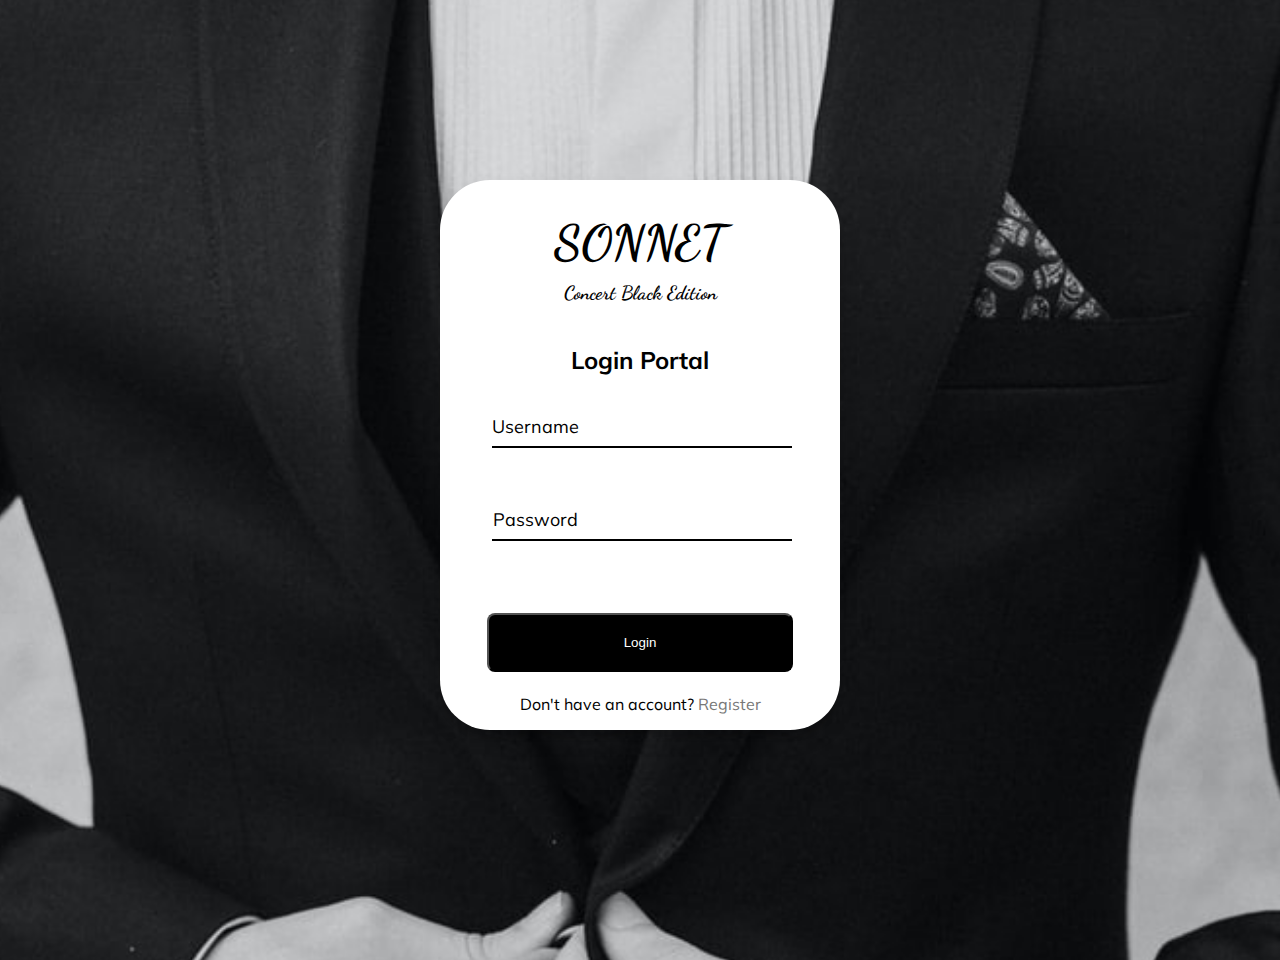
<file: Concert Black Login/index.html>
<!DOCTYPE html>
<html lang="en">
<head>
    <meta charset="UTF-8">
    <meta http-equiv="X-UA-Compatible" content="IE=edge">
    <meta name="viewport" content="width=device-width, initial-scale=1.0">
    <link rel="stylesheet" href="styles.css">
    <title>Login</title>
</head>
<body>
    <section class="bg"></section>
        <div class="container">
            <form>
                <h1 class="cursive">SONNET</h1>
                <h4>Concert Black Edition</h4>
                <h2>Login Portal</h2>
                <div class="form-control">
                    <input type="text" required>
                    <label>Username</label>
                </div>
                <div class="form-control">
                    <input type="password" required>
                    <label>Password</label>
                </div>
                <button>Login</button>
                <p class="text">Don't have an account? <a href="#">Register</a></p>
            </form>
        </div>
    <script src="script.js"></script>
</body>
</html>
</file>
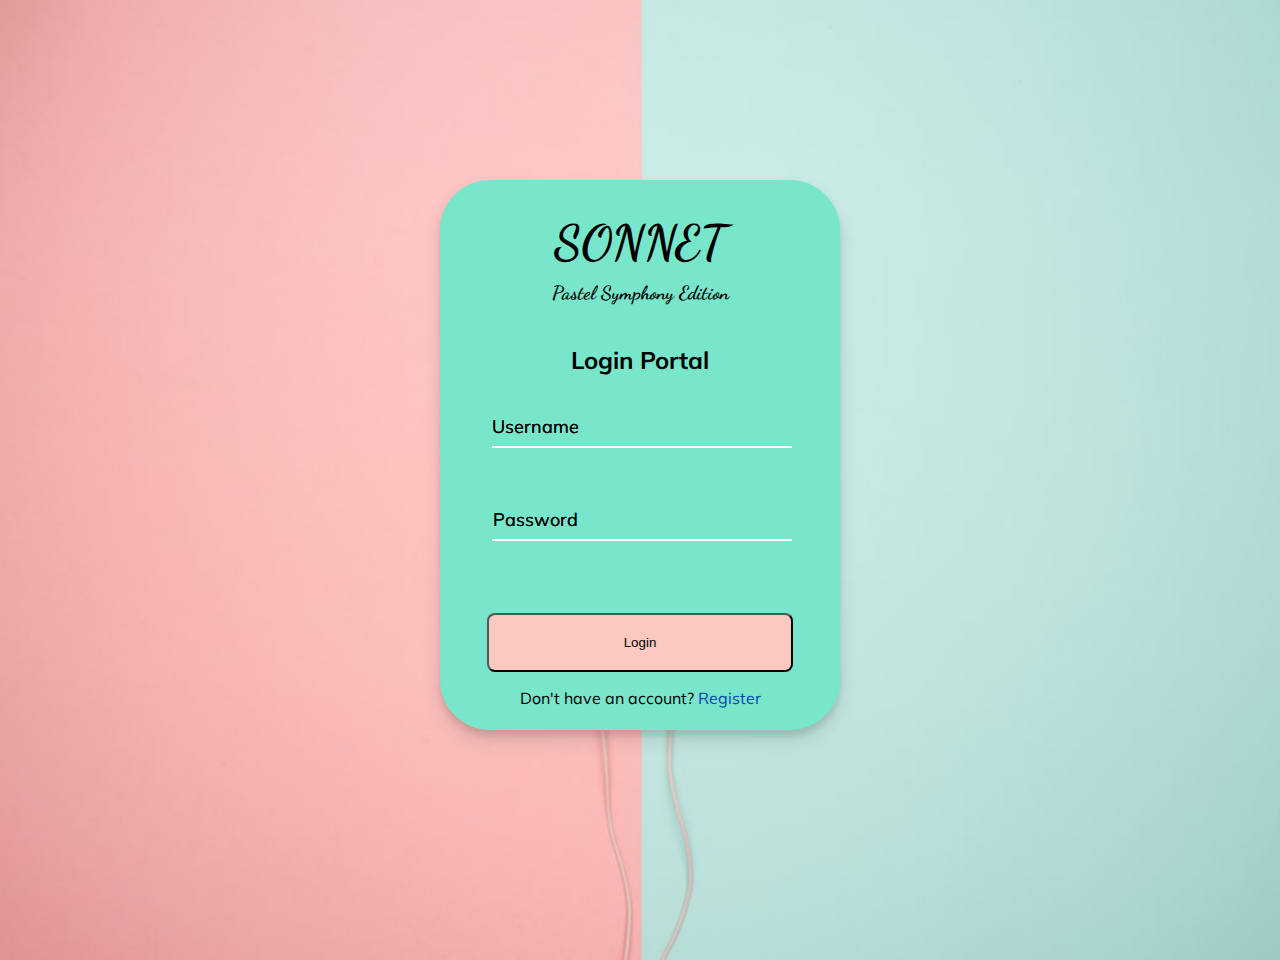
<file: Pastel Symphony Login/index.html>
<!DOCTYPE html>
<html lang="en">
<head>
    <meta charset="UTF-8">
    <meta http-equiv="X-UA-Compatible" content="IE=edge">
    <meta name="viewport" content="width=device-width, initial-scale=1.0">
    <link rel="stylesheet" href="styles.css">
    <title>Login</title>
</head>
<body>
    <section class="bg"></section>
        <div class="container">
            <form>
                <h1 class="cursive">SONNET</h1>
                <h4>Pastel Symphony Edition</h4>
                <h2>Login Portal</h2>
                <div class="form-control">
                    <input type="text" name="name" id="name" required>
                    <label for="name">Username</label>
                </div>
                <div class="form-control">
                    <input type="password" name="password" id="password" required>
                    <label for="password">Password</label>
                </div>
                <button>Login</button>
                <p class="text">Don't have an account? <a href="#">Register</a></p>
            </form>
        </div>
        <script src="script.js"></script>
</body>
</html>
</file>
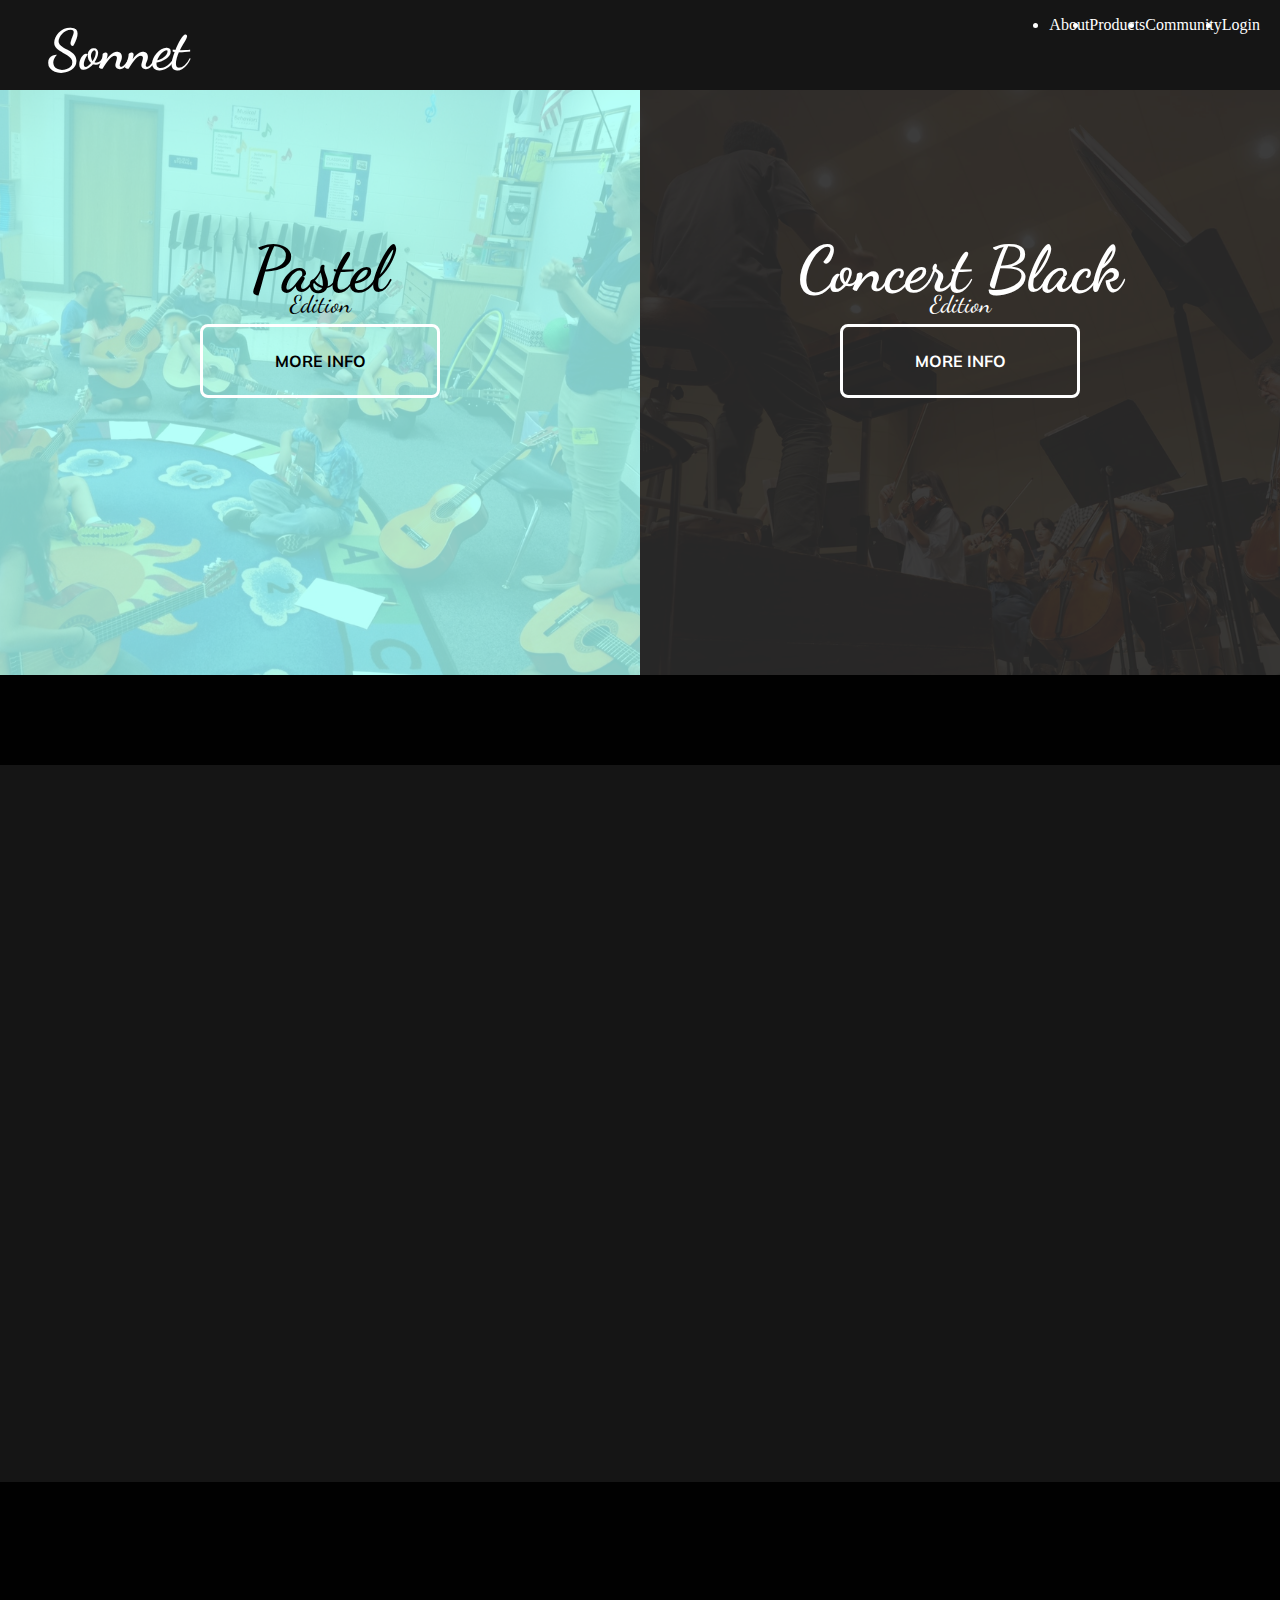
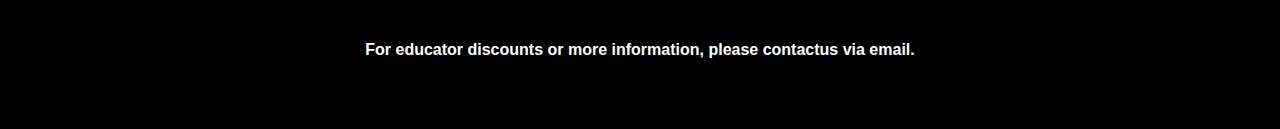
<file: Sonnet Landing Page/index.html>
<!DOCTYPE html>
<html lang="en">
<head>
    <meta charset="UTF-8">
    <meta http-equiv="X-UA-Compatible" content="IE=edge">
    <meta name="viewport" content="width=device-width, initial-scale=1.0">
    <title>Split Landing</title>
    <link rel="stylesheet" href="https://cdnjs.cloudflare.com/ajax/libs/font-awesome/5.14.0/css/all.min.css" integrity="sha512-1PK0gIY59xJ8Co*+NE6FZ+LOAZKjy+fkDaog==" crossorigin="anonymous"/>
    <link rel="stylesheet" href="styles.css">
</head>
<body class="dark">
    <nav>
        <h1>Sonnet</h1>
        <ul>
            <li>About</li>
            <li>Products</li>
            <li>Community</li>
            <li>Login</li>
        </ul>
    </nav>
    <div>

    </div>
    <div id="hero-img">
        <div class="container">
            <div class="split left">
                <h2 class="left-words">Pastel</h2>
                <p class="left-words">Edition</p>
                <a id="info-information-pastel" class="btn left-words">More Info</a>
            </div>
            <div class="split right hover-right">
                <h2>Concert Black</h2>
                <p>Edition</p>
                <a href="#" class="btn">More Info</a>
            </div>
        </div>
    </div>
    <div class="space dark"></div>
    <div id="information-pastel dark">
        <div class="pastel-info box one darkbox">
            Sonnet is a Music Program that is intended for Elementary grade levels and provides an assortment of activities to assist in transitioning students between digital music to sheet music.
        </div>
        <div class="pastel-info box two darkbox">
            Sonnet is a Music Program that is intended for Elementary grade levels and provides an assortment of activities to assist in transitioning students between digital music to sheet music.
        </div>
        <div class="pastel-info box three darkbox">
            Sonnet is a Music Program that is intended for Elementary grade levels and provides an assortment of activities to assist in transitioning students between digital music to sheet music.
        </div>
    </div>
    <div class="space dark"></div>
    <div class="contact">
        <h4>For educator discounts or more information, please contactus via email.</h4>
    </div>
    <script src="https://ajax.googleapis.com/ajax/libs/jquery/3.6.0/jquery.min.js"></script>
    <script src="script.js" charset="UTF-8"></script>
    </body>
</div>
</html>
</file>
<file: Concert Black Login/styles.css>
@import url('https://fonts.googleapis.com/css2?family=Dancing+Script:wght@400;700&family=Mulish&display=swap');

* {
    box-sizing: border-box;
}

body {
    background-color: rgb(0, 0, 0);
    font-family: "Mulish", sans-serif;
    margin: 0;
    display: flex;
    justify-content: center;
    text-align: center;
    font-size: 0;
}

h1 {
    font-size: 3rem;
    margin-top: -1rem;
    margin-bottom: -1rem;
}

h1, h4 {
    font-family: "Dancing Script", cursive;
}

h4 {
    font-size: 1.2rem;
}

h2 {
    font-size: 1.5rem;
    padding-top: 1rem;
}

p {
    color: black;
    font-size: 1rem;
}

p a {
    text-decoration: none;
    color: rgb(119, 119, 119);
}

.text {
    color:black;
    margin-top: 22px;
    z-index: 1;
}

.bg {
    background: url(img/concert-black.jpg) no-repeat center center/cover;
    position: absolute;
    width: calc(100vw + 60px);
    height: calc(100vh + 60px);
    /* width and height needed in order to make the image appear properly. */
    z-index: -1;
}

.container {
    display: absolute;
    background-color: #fff;
    color: black;
    max-width: 100%;
    width: 400px;
    height: 550px;
    box-shadow: 0 10px 20px rgba(0, 0, 0, 0.1), 0 6px 6px rgba(0, 0, 0, 0.1);
    padding: 50px 20px;
    margin-top: 20vh;
    border-radius: 50px;
}

.form-control {
    position: relative;
    margin: 20px 0 40px;
    width: 300px;
}

.form-control input {
    margin-left: 2rem;
    background-color: transparent;
    border: 0;
    border-bottom: 2px rgb(0, 0, 0) solid;
    display: block;
    width: 100%;
    padding: 15px 0;
    font-size: 18px;
    color: black;
}

.form-control input:focus,
.form-control input:valid {
    outline: 0;
    border-bottom-color: rgb(182, 182, 182);
}

.form-control label {
    margin-right: 8rem;
    position: absolute;
}

button {
    margin-top: 2rem;
    width: 85%;
    border-radius: 8px;
    padding: 20px;
    background-color: black;
    color: #fff;
    outline: 0;
    cursor: pointer;
}

button:active {
    transform: scale(0.96);
}

.form-control label {
    position: flex;
    flex-direction: column;
    left: 0;
    top: 20px;
    width: 50%;
    
    pointer-events: none;
  }
  
  .form-control label span {
        display: inline-block;
        font-size: 18px;
        min-width: 5px;
        transition: 0.3s cubic-bezier(0.68, -0.52, 0, 0);
      }

  
.form-control input:focus + label span,
.form-control input:valid + label span {
    color: rgb(182, 182, 182);
    transform: translateY(-30px);
 }
</file>
<file: Pastel Symphony Login/styles.css>
@import url('https://fonts.googleapis.com/css2?family=Dancing+Script:wght@400;700&family=Mulish&display=swap');

* {
    box-sizing: border-box;
}

body {
    background-color: rgb(0, 0, 0);
    font-family: "Mulish", sans-serif;
    margin: 0;
    display: flex;
    justify-content: center;
    text-align: center;
}

h1 {
    font-size: 3rem;
    margin-top: -1rem;
    margin-bottom: -1rem;
}

h1, h4 {
    font-family: "Dancing Script", cursive;
}

h4 {
    font-size: 1.2rem;
}

h2 {
    padding-top: 1rem;
}

p a {
    text-decoration: none;
    color: rgb(5, 66, 179);
}

.bg {
    background: url(img/pink-blue.jpg) no-repeat center center/cover;
    position: absolute;
    width: calc(100vw + 60px);
    height: calc(100vh + 60px);
    /* width and height needed in order to make the image appear properly. */
    z-index: -1;
}

.container {
    display: absolute;
    background-color: rgb(119, 230, 202);
    color: black;
    max-width: 100%;
    width: 400px;
    height: 550px;
    box-shadow: 0 10px 20px rgba(0, 0, 0, 0.1), 0 6px 6px rgba(0, 0, 0, 0.1);
    padding: 50px 20px;
    margin-top: 20vh;
    border-radius: 50px;
}

.form-control {
    position: relative;
    margin: 20px 0 40px;
    width: 300px;
}

.form-control input {
    margin-left: 2rem;
    background-color: transparent;
    border: 0;
    border-bottom: 2px #fff solid;
    display: block;
    width: 100%;
    padding: 15px 0;
    font-size: 18px;
    color: black;
}

.form-control input:focus,
.form-control input:valid {
    outline: 0;
    border-bottom-color: lightblue;
}

.form-control label {
    margin-right: 8rem;
    position: absolute;
    text-shadow: 0.01px 0.01px black;
}

button {
    margin-top: 2rem;
    width: 85%;
    border-radius: 8px;
    padding: 20px;
    background-color: rgb(252, 201, 192);
    color: rgb(0, 0, 0);
    outline: 0;
}

button:active {
    transform: scale(0.96);
}

button:active {
    transform: scale(0.96);
}

.form-control label {
    position: flex;
    flex-direction: column;
    left: 0;
    top: 20px;
    width: 50%;
    pointer-events: none;
  }
  
  .form-control label span {
        display: inline-block;
        font-size: 18px;
        min-width: 5px;
        transition: 0.3s cubic-bezier(0.68, -0.55, 0.265, 1.55);
      }

  
.form-control input:focus + label span,
.form-control input:valid + label span {
    color: rgb(252, 201, 192);
    transform: translateY(-30px);
 }
</file>
<file: Sonnet Landing Page/styles.css>
@import url('https://fonts.googleapis.com/css2?family=Dancing+Script:wght@400;700&family=Mulish&display=swap');

:root {
  --left-bg-color: rgba(163, 255, 247, 0.795);
  --right-bg-color: rgba(43, 43, 43, 0.918);
  --left-btn-hover-color: rgb(252, 201, 192);
  --right-btn-hover-color: rgb(2, 2, 2);
  /* transparency is created using the last number in the row. 1 means no transparency while any number less than will create transparency. */
  --hover-width: 75%;
  --other-width: 25%;
  --speed: 1000ms;
}

* {
  box-sizing: border-box;
}

body {
margin: 0;
background-color: rgb(252,201,192);
}


#hero-img {
  font-family: "Dancing Script", cursive;
  height: 65vh;
  /* overflow-x: hidden; */
}

nav {
  height: 10vh;
  display: flex;
  flex-direction: row;
}

nav ul {
  display: flex;
  flex-direction: row;
  position: absolute;
  right: 20px;
}

h1 {
  font-family: "Dancing Script", cursive;
  position: absolute;
  left: 2rem;
  font-size: 3.5rem;
  margin: 1rem;
}

video {
  position: absolute;
  width: 100%;
  height: 100%;
  object-fit: cover;
  background-size: cover;
  opacity: 0.8;
}

h2 {
  font-size: 4rem;
  color: #fff;
  position: absolute;
  left: 50%;
  top: 15%;
  transform: translateX(-50%);
  /* transform: translateX helps to bring the titles to the center of their repsective side. Otherwise they will try to center on the background image. */
  white-space: nowrap;
  /* white-space: nowrap; protects text in the header from wraping down when building a responsive website. */
}

.contact {
  margin:0 auto;
  padding: 3rem;
  display: flex;
  flex-direction: column;
  box-sizing: border-box;
  font-family:Verdana, Geneva, Tahoma, sans-serif;
  text-align: center;
  vertical-align: middle;
  justify-content: center;
  color: white;
}

p {
  color: #fff;
  font-size: 1.5rem;
  position: absolute;
  left: 50%;
  top: 30%;
  transform: translateX(-50%);
  white-space: nowrap;
}

.btn {
  font-family: "Mulish", sans-serif;
  position: absolute;
  display: flex;
  align-items: center;
  justify-content: center;
  left: 50%;
  top: 40%;
  transform: translateX(-50%);
  text-decoration: none;
  color: #fff;
  border: #fff solid 0.2rem;
  font-size: 1rem;
  font-weight: bold;
  text-transform: uppercase;
  width: 15rem;
  padding: 1.5rem;
  border-radius: 8px;
  outline: 0;
}
/* left and top adjuest the button location on their respective areas. Remember everything naturally centers to their specific image. */

.btn:active {
  transform: translateX(-120px) scale(0.96);
}

.split.left .btn:hover {
  background-color: var(--left-btn-hover-color);
  border-color: var(--left-btn-hover-color);
  border: rgb(0, 0, 0) solid 0.2rem;
}

.split.right .btn:hover {
  background-color: var(--right-btn-hover-color);
  border-color: var(--right-btn-hover-color);
  border: rgb(109, 109, 109) solid 0.2rem;
}

.left-words {
  color: black;
}

.container {
  position: relative;
  width: 100%;
  height: 100%;
  background: #333;
}

/* .split begins the split process. items will overlap one another. */
.split {
  position: absolute;
  width: 50%;
  height: 100%;
  overflow: hidden;
}

/* Separation of the two begins here. Specifically when you through xbox to the right as it was previously on the playstation side merging with the text. Each set of text is assigned the split class followed by their side class. Remember you can name classes anything you want just make sure that whoever succeeds you can look at your code and understand what is occurring. */
.split.left {
  left: 0;
  background: url("img/boomwhackers.jpg") center;
  background-repeat: no-repeat;
  background-size: cover;
}

.split.left::before {
  content: "";
  position: absolute;
  width: 100%;
  height: 100%;
  background-color: var(--left-bg-color);
}

.split.right {
  right: 0;
  background: url("img/orchestra.webp") center;
  background-repeat: no-repeat;
  background-size: cover;
}

.split.right::before {
  content: "";
  position: absolute;
  width: 100%;
  height: 100%;
  background-color: var(--right-bg-color);
}

.split.right,
.split.left,
.split.right::before,
.split.left::before {
  transition: all var(--speed) ease-in-out;
}

.hover-left .left {
  width: var(--hover-width);
}
/* these inputs regarding hovering and width allow the images to expand as the cursor is moving over them when JS is added. */
.hover-left .right {
  width: var(--other-width);
}

.hover-right .right {
  width: var(--hover-width);
}
/* these inputs regarding hovering and width allow the images to expand as the cursor is moving over them when JS is added. */
.hover-right .left {
  width: var(--other-width);
  
}

.information {
  align-items: center;
}

.pastel-info {
  display: flex;
  flex-direction: column;
  box-sizing: border-box;
  margin: 3rem auto;
  font-family:Verdana, Geneva, Tahoma, sans-serif;
  width: 400px;
  height: 175px;
  font-size: 16px;
  border: 3px solid black;
  padding: 12px;
  text-align: left;
  vertical-align: middle;
  justify-content: center;
  border-radius: 50px;
}

.box {
  box-shadow: 2px 4px 5px rgba(0, 0, 0, 0.3);
  transform: translateX(400%);
  transition: transform 0.6s ease;
  opacity: 0;
  background-color: rgba(163, 255, 247, 0.733);
}


.box:nth-of-type(even) {
  transform: translateX(-400%);
  opacity: 1;
}

.box.show {
  transform: translateX(0);
  opacity: 1;
}

.space {
  background-color: rgba(252, 201, 192, 0.74);
  padding: 5vh;
  margin: 0;
}

#information-pastel {
  background-color: rgba(252, 201, 192, 0.74);
  margin: auto;
}

.contact {
  background-color: rgba(0, 0, 0, 0.918);
}

.dark {
  background-color: rgba(0, 0, 0, 0.918);
  color: #fff;
  /* border: rgb(109, 109, 109) solid 0.2rem; */
}

.darkbox {
  background-color: rgba(0, 0, 0, 0.918);
  color: #fff;
  border: 7px solid rgb(109, 109, 109) solid 0.2rem;
}

@media (max-width: 800px) {
  h1 {
    font-size: 2rem;
  }
  
  .btn {
    padding: 1.2rem;
    width: 12rem;
  }
}
</file>
